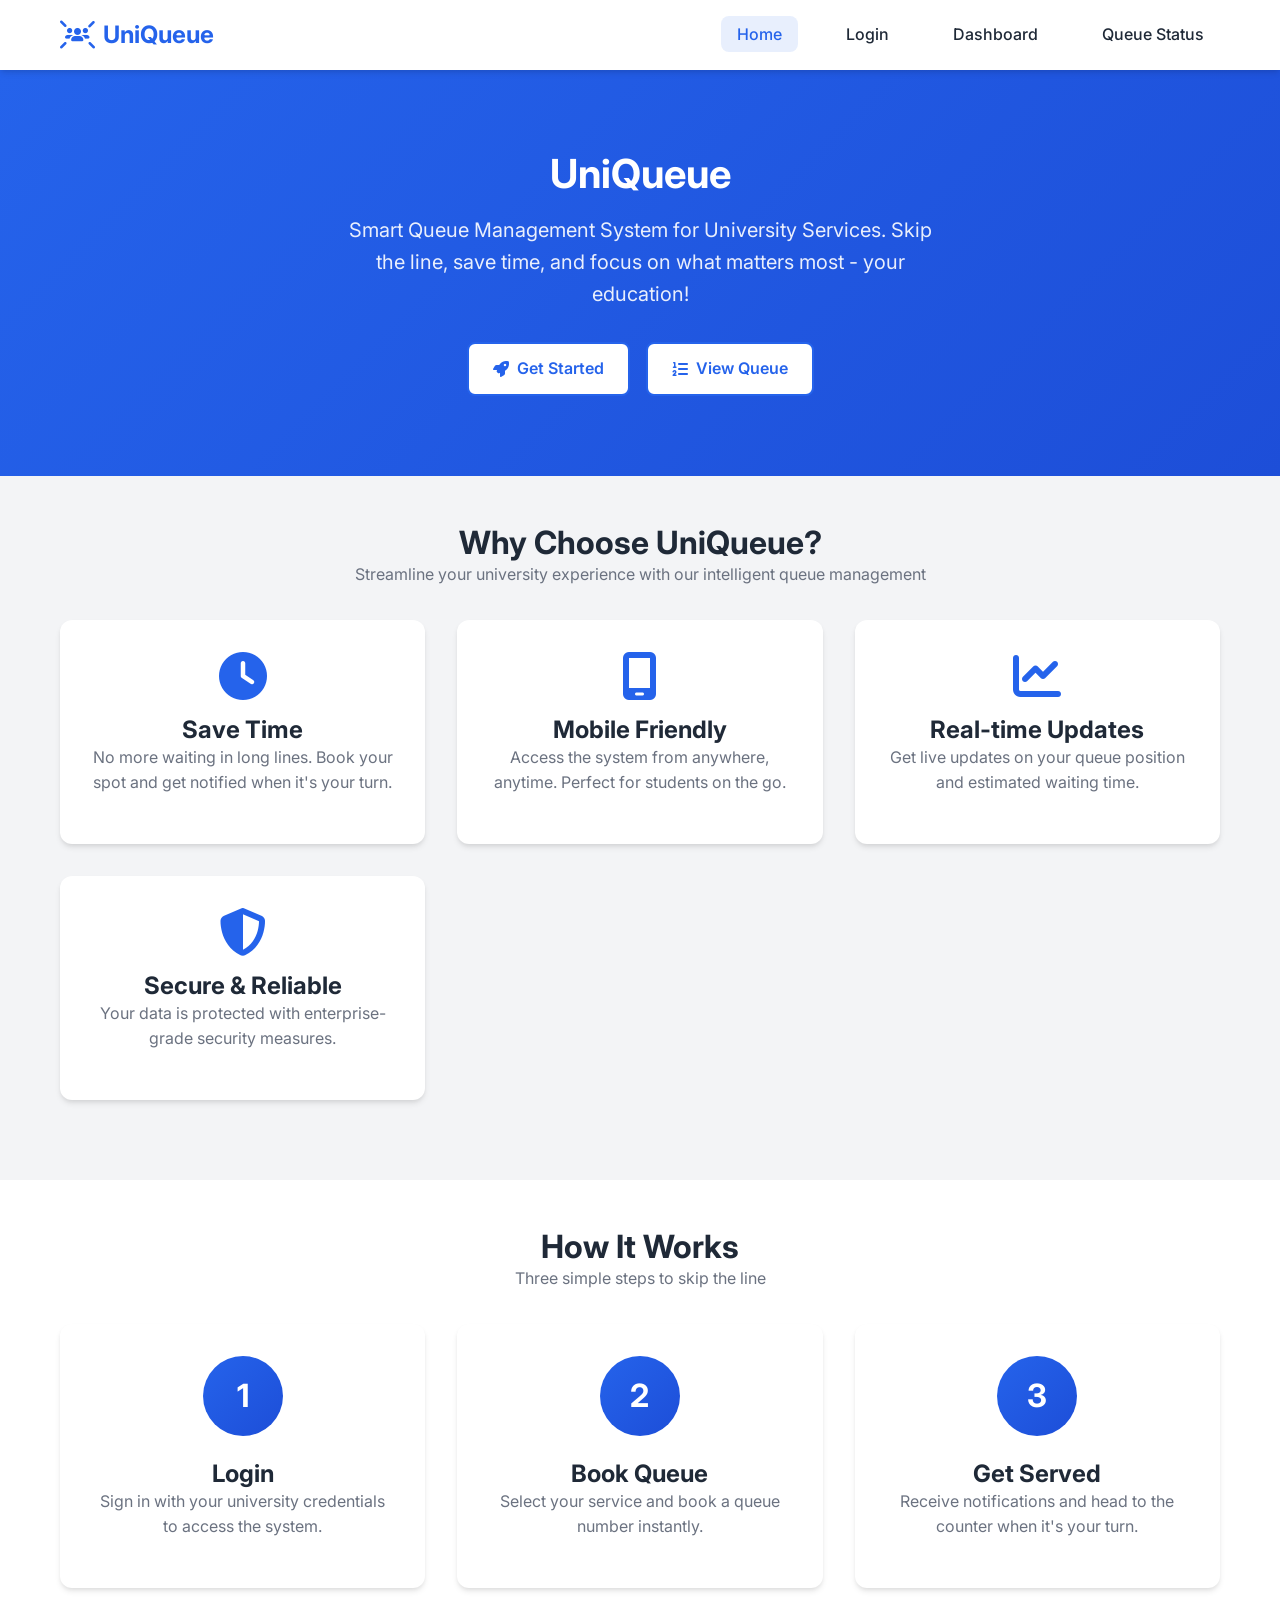
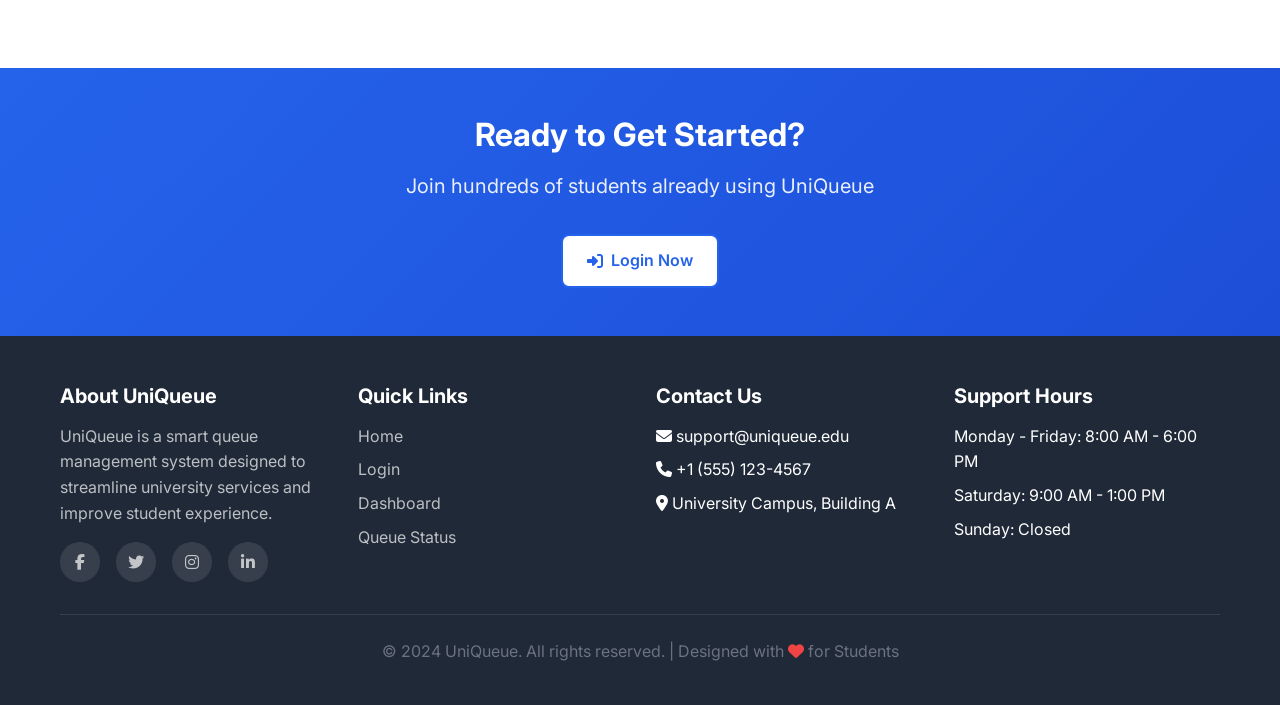
<file: index.html>
<!DOCTYPE html>
<html lang="en">
<head>
  <meta charset="UTF-8">
  <meta name="viewport" content="width=device-width, initial-scale=1.0">
  <title>UniQueue - Smart Queue Management System</title>
  
  <!-- Google Fonts -->
  <link rel="preconnect" href="https://fonts.googleapis.com">
  <link rel="preconnect" href="https://fonts.gstatic.com" crossorigin>
  <link href="https://fonts.googleapis.com/css2?family=Inter:wght@300;400;500;600;700;800&display=swap" rel="stylesheet">
  
  <!-- Font Awesome CDN -->
  <link rel="stylesheet" href="https://cdnjs.cloudflare.com/ajax/libs/font-awesome/6.4.0/css/all.min.css">
  
  <!-- Custom CSS -->
  <link rel="stylesheet" href="style.css">
</head>
<body>
  <!-- Navigation Bar -->
  <nav class="navbar">
    <div class="container">
      <a href="index.html" class="logo">
        <i class="fas fa-users-rays"></i>
        <span>UniQueue</span>
      </a>
      
      <ul class="nav-links">
        <li><a href="index.html" class="active">Home</a></li>
        <li><a href="login.html">Login</a></li>
        <li><a href="dashboard.html">Dashboard</a></li>
        <li><a href="queue-status.html">Queue Status</a></li>
      </ul>
      
      <div class="menu-toggle">
        <i class="fas fa-bars"></i>
      </div>
    </div>
  </nav>

  <!-- Hero Section -->
  <section class="hero">
    <div class="container">
      <h1>UniQueue</h1>
      <p>Smart Queue Management System for University Services. Skip the line, save time, and focus on what matters most - your education!</p>
      
      <div class="hero-buttons">
        <a href="login.html" class="btn btn-secondary">
          <i class="fas fa-rocket"></i>
          Get Started
        </a>
        <a href="queue-status.html" class="btn btn-secondary">
          <i class="fas fa-list-ol"></i>
          View Queue
        </a>
      </div>
    </div>
  </section>

  <!-- Features Section -->
  <section class="dashboard">
    <div class="container">
      <div class="text-center mb-4">
        <h2>Why Choose UniQueue?</h2>
        <p>Streamline your university experience with our intelligent queue management</p>
      </div>
      
      <div class="dashboard-grid">
        <!-- Feature 1 -->
        <div class="card stat-card">
          <i class="fas fa-clock fa-3x" style="color: var(--primary-blue); margin-bottom: 1rem;"></i>
          <h3>Save Time</h3>
          <p>No more waiting in long lines. Book your spot and get notified when it's your turn.</p>
        </div>
        
        <!-- Feature 2 -->
        <div class="card stat-card">
          <i class="fas fa-mobile-screen fa-3x" style="color: var(--primary-blue); margin-bottom: 1rem;"></i>
          <h3>Mobile Friendly</h3>
          <p>Access the system from anywhere, anytime. Perfect for students on the go.</p>
        </div>
        
        <!-- Feature 3 -->
        <div class="card stat-card">
          <i class="fas fa-chart-line fa-3x" style="color: var(--primary-blue); margin-bottom: 1rem;"></i>
          <h3>Real-time Updates</h3>
          <p>Get live updates on your queue position and estimated waiting time.</p>
        </div>
        
        <!-- Feature 4 -->
        <div class="card stat-card">
          <i class="fas fa-shield-halved fa-3x" style="color: var(--primary-blue); margin-bottom: 1rem;"></i>
          <h3>Secure & Reliable</h3>
          <p>Your data is protected with enterprise-grade security measures.</p>
        </div>
      </div>
    </div>
  </section>

  <!-- How It Works Section -->
  <section class="dashboard" style="background-color: var(--white);">
    <div class="container">
      <div class="text-center mb-4">
        <h2>How It Works</h2>
        <p>Three simple steps to skip the line</p>
      </div>
      
      <div class="dashboard-grid">
        <!-- Step 1 -->
        <div class="card text-center">
          <div style="width: 80px; height: 80px; background: linear-gradient(135deg, var(--primary-blue), var(--primary-blue-dark)); border-radius: 50%; display: flex; align-items: center; justify-content: center; margin: 0 auto 1.5rem; color: white; font-size: 2rem; font-weight: 700;">1</div>
          <h3>Login</h3>
          <p>Sign in with your university credentials to access the system.</p>
        </div>
        
        <!-- Step 2 -->
        <div class="card text-center">
          <div style="width: 80px; height: 80px; background: linear-gradient(135deg, var(--primary-blue), var(--primary-blue-dark)); border-radius: 50%; display: flex; align-items: center; justify-content: center; margin: 0 auto 1.5rem; color: white; font-size: 2rem; font-weight: 700;">2</div>
          <h3>Book Queue</h3>
          <p>Select your service and book a queue number instantly.</p>
        </div>
        
        <!-- Step 3 -->
        <div class="card text-center">
          <div style="width: 80px; height: 80px; background: linear-gradient(135deg, var(--primary-blue), var(--primary-blue-dark)); border-radius: 50%; display: flex; align-items: center; justify-content: center; margin: 0 auto 1.5rem; color: white; font-size: 2rem; font-weight: 700;">3</div>
          <h3>Get Served</h3>
          <p>Receive notifications and head to the counter when it's your turn.</p>
        </div>
      </div>
    </div>
  </section>

  <!-- CTA Section -->
  <section class="hero" style="padding: 3rem 0;">
    <div class="container">
      <h2 style="color: white; margin-bottom: 1rem;">Ready to Get Started?</h2>
      <p style="color: rgba(255, 255, 255, 0.9); margin-bottom: 2rem;">Join hundreds of students already using UniQueue</p>
      <a href="login.html" class="btn btn-secondary">
        <i class="fas fa-sign-in-alt"></i>
        Login Now
      </a>
    </div>
  </section>

  <!-- Footer -->
  <footer class="footer">
    <div class="container">
      <div class="footer-content">
        <div class="footer-section">
          <h4>About UniQueue</h4>
          <p>UniQueue is a smart queue management system designed to streamline university services and improve student experience.</p>
          <div class="social-links">
            <a href="#"><i class="fab fa-facebook-f"></i></a>
            <a href="#"><i class="fab fa-twitter"></i></a>
            <a href="#"><i class="fab fa-instagram"></i></a>
            <a href="#"><i class="fab fa-linkedin-in"></i></a>
          </div>
        </div>
        
        <div class="footer-section">
          <h4>Quick Links</h4>
          <ul class="footer-links">
            <li><a href="index.html">Home</a></li>
            <li><a href="login.html">Login</a></li>
            <li><a href="dashboard.html">Dashboard</a></li>
            <li><a href="queue-status.html">Queue Status</a></li>
          </ul>
        </div>
        
        <div class="footer-section">
          <h4>Contact Us</h4>
          <ul class="footer-links">
            <li><i class="fas fa-envelope"></i> support@uniqueue.edu</li>
            <li><i class="fas fa-phone"></i> +1 (555) 123-4567</li>
            <li><i class="fas fa-location-dot"></i> University Campus, Building A</li>
          </ul>
        </div>
        
        <div class="footer-section">
          <h4>Support Hours</h4>
          <ul class="footer-links">
            <li>Monday - Friday: 8:00 AM - 6:00 PM</li>
            <li>Saturday: 9:00 AM - 1:00 PM</li>
            <li>Sunday: Closed</li>
          </ul>
        </div>
      </div>
      
      <div class="footer-bottom">
        <p>&copy; 2024 UniQueue. All rights reserved. | Designed with <i class="fas fa-heart" style="color: var(--danger-red);"></i> for Students</p>
      </div>
    </div>
  </footer>

  <script>
    // Simple mobile menu toggle (pure CSS would require checkbox hack, but minimal JS for better UX)
    document.querySelector('.menu-toggle').addEventListener('click', function() {
      document.querySelector('.nav-links').classList.toggle('active');
    });
  </script>
</body>
</html>
</file>
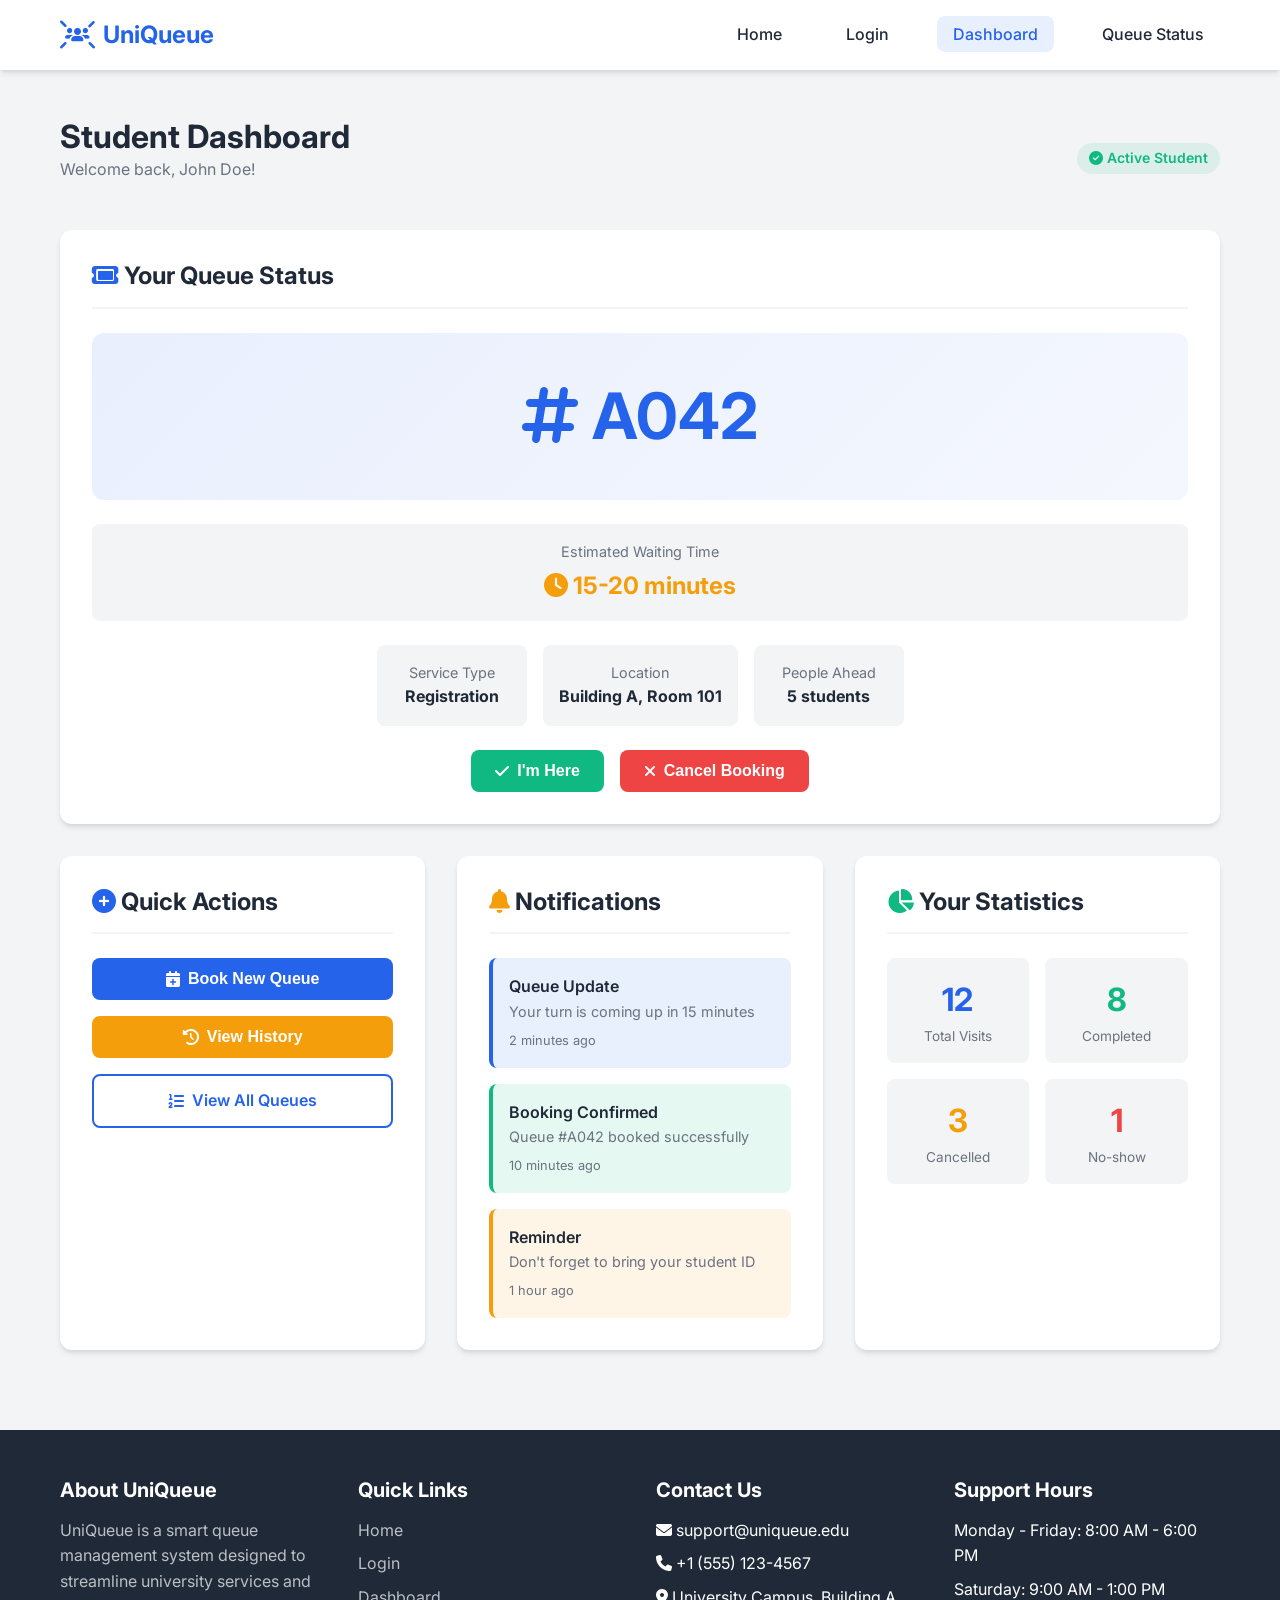
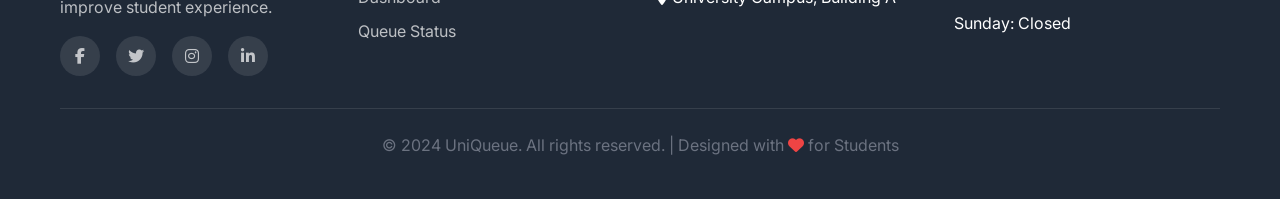
<file: dashboard.html>
<!DOCTYPE html>
<html lang="en">
<head>
  <meta charset="UTF-8">
  <meta name="viewport" content="width=device-width, initial-scale=1.0">
  <title>Dashboard - UniQueue</title>
  
  <!-- Google Fonts -->
  <link rel="preconnect" href="https://fonts.googleapis.com">
  <link rel="preconnect" href="https://fonts.gstatic.com" crossorigin>
  <link href="https://fonts.googleapis.com/css2?family=Inter:wght@300;400;500;600;700;800&display=swap" rel="stylesheet">
  
  <!-- Font Awesome CDN -->
  <link rel="stylesheet" href="https://cdnjs.cloudflare.com/ajax/libs/font-awesome/6.4.0/css/all.min.css">
  
  <!-- Custom CSS -->
  <link rel="stylesheet" href="style.css">
</head>
<body>
  <!-- Navigation Bar -->
  <nav class="navbar">
    <div class="container">
      <a href="index.html" class="logo">
        <i class="fas fa-users-rays"></i>
        <span>UniQueue</span>
      </a>
      
      <ul class="nav-links">
        <li><a href="index.html">Home</a></li>
        <li><a href="login.html">Login</a></li>
        <li><a href="dashboard.html" class="active">Dashboard</a></li>
        <li><a href="queue-status.html">Queue Status</a></li>
      </ul>
      
      <div class="menu-toggle">
        <i class="fas fa-bars"></i>
      </div>
    </div>
  </nav>

  <!-- Student Dashboard -->
  <section class="dashboard">
    <div class="container">
      <!-- Page Header -->
      <div style="display: flex; justify-content: space-between; align-items: center; margin-bottom: 2rem; flex-wrap: wrap; gap: 1rem;">
        <div>
          <h2>Student Dashboard</h2>
          <p>Welcome back, John Doe!</p>
        </div>
        <div>
          <span class="badge badge-success">
            <i class="fas fa-check-circle"></i> Active Student
          </span>
        </div>
      </div>
      
      <!-- Queue Info Card -->
      <div class="card queue-info-card mb-4">
        <div class="card-header">
          <h3 class="card-title">
            <i class="fas fa-ticket" style="color: var(--primary-blue);"></i>
            Your Queue Status
          </h3>
        </div>
        <div class="card-body">
          <div class="queue-number-display">
            <i class="fas fa-hashtag"></i> A042
          </div>
          
          <div class="waiting-time">
            <div class="waiting-time-label">Estimated Waiting Time</div>
            <div class="waiting-time-value">
              <i class="fas fa-clock"></i> 15-20 minutes
            </div>
          </div>
          
          <div style="display: flex; justify-content: center; gap: 1rem; margin-bottom: 1.5rem; flex-wrap: wrap;">
            <div style="text-align: center; padding: 1rem; background-color: var(--light-gray); border-radius: var(--border-radius); min-width: 150px;">
              <div style="font-size: 0.9rem; color: var(--text-light);">Service Type</div>
              <div style="font-weight: 700; color: var(--text-dark);">Registration</div>
            </div>
            <div style="text-align: center; padding: 1rem; background-color: var(--light-gray); border-radius: var(--border-radius); min-width: 150px;">
              <div style="font-size: 0.9rem; color: var(--text-light);">Location</div>
              <div style="font-weight: 700; color: var(--text-dark);">Building A, Room 101</div>
            </div>
            <div style="text-align: center; padding: 1rem; background-color: var(--light-gray); border-radius: var(--border-radius); min-width: 150px;">
              <div style="font-size: 0.9rem; color: var(--text-light);">People Ahead</div>
              <div style="font-weight: 700; color: var(--text-dark);">5 students</div>
            </div>
          </div>
          
          <div class="dashboard-actions" style="justify-content: center;">
            <button class="btn btn-success">
              <i class="fas fa-check"></i>
              I'm Here
            </button>
            <button class="btn btn-danger">
              <i class="fas fa-times"></i>
              Cancel Booking
            </button>
          </div>
        </div>
      </div>
      
      <!-- Quick Actions -->
      <div class="dashboard-grid">
        <div class="card">
          <div class="card-header">
            <h3 class="card-title">
              <i class="fas fa-plus-circle" style="color: var(--primary-blue);"></i>
              Quick Actions
            </h3>
          </div>
          <div class="card-body">
            <div style="display: flex; flex-direction: column; gap: 1rem;">
              <button class="btn btn-primary btn-block">
                <i class="fas fa-calendar-plus"></i>
                Book New Queue
              </button>
              <button class="btn btn-warning btn-block">
                <i class="fas fa-history"></i>
                View History
              </button>
              <a href="queue-status.html" class="btn btn-secondary btn-block">
                <i class="fas fa-list-ol"></i>
                View All Queues
              </a>
            </div>
          </div>
        </div>
        
        <div class="card">
          <div class="card-header">
            <h3 class="card-title">
              <i class="fas fa-bell" style="color: var(--warning-yellow);"></i>
              Notifications
            </h3>
          </div>
          <div class="card-body">
            <div style="display: flex; flex-direction: column; gap: 1rem;">
              <div style="padding: 1rem; background-color: rgba(37, 99, 235, 0.1); border-radius: var(--border-radius); border-left: 4px solid var(--primary-blue);">
                <div style="font-weight: 600; color: var(--text-dark);">Queue Update</div>
                <div style="font-size: 0.9rem; color: var(--text-light);">Your turn is coming up in 15 minutes</div>
                <div style="font-size: 0.8rem; color: var(--secondary-gray); margin-top: 0.5rem;">2 minutes ago</div>
              </div>
              
              <div style="padding: 1rem; background-color: rgba(16, 185, 129, 0.1); border-radius: var(--border-radius); border-left: 4px solid var(--success-green);">
                <div style="font-weight: 600; color: var(--text-dark);">Booking Confirmed</div>
                <div style="font-size: 0.9rem; color: var(--text-light);">Queue #A042 booked successfully</div>
                <div style="font-size: 0.8rem; color: var(--secondary-gray); margin-top: 0.5rem;">10 minutes ago</div>
              </div>
              
              <div style="padding: 1rem; background-color: rgba(245, 158, 11, 0.1); border-radius: var(--border-radius); border-left: 4px solid var(--warning-yellow);">
                <div style="font-weight: 600; color: var(--text-dark);">Reminder</div>
                <div style="font-size: 0.9rem; color: var(--text-light);">Don't forget to bring your student ID</div>
                <div style="font-size: 0.8rem; color: var(--secondary-gray); margin-top: 0.5rem;">1 hour ago</div>
              </div>
            </div>
          </div>
        </div>
        
        <div class="card">
          <div class="card-header">
            <h3 class="card-title">
              <i class="fas fa-chart-pie" style="color: var(--success-green);"></i>
              Your Statistics
            </h3>
          </div>
          <div class="card-body">
            <div style="display: grid; grid-template-columns: repeat(2, 1fr); gap: 1rem;">
              <div style="text-align: center; padding: 1rem; background-color: var(--light-gray); border-radius: var(--border-radius);">
                <div style="font-size: 2rem; font-weight: 700; color: var(--primary-blue);">12</div>
                <div style="font-size: 0.85rem; color: var(--text-light);">Total Visits</div>
              </div>
              <div style="text-align: center; padding: 1rem; background-color: var(--light-gray); border-radius: var(--border-radius);">
                <div style="font-size: 2rem; font-weight: 700; color: var(--success-green);">8</div>
                <div style="font-size: 0.85rem; color: var(--text-light);">Completed</div>
              </div>
              <div style="text-align: center; padding: 1rem; background-color: var(--light-gray); border-radius: var(--border-radius);">
                <div style="font-size: 2rem; font-weight: 700; color: var(--warning-yellow);">3</div>
                <div style="font-size: 0.85rem; color: var(--text-light);">Cancelled</div>
              </div>
              <div style="text-align: center; padding: 1rem; background-color: var(--light-gray); border-radius: var(--border-radius);">
                <div style="font-size: 2rem; font-weight: 700; color: var(--danger-red);">1</div>
                <div style="font-size: 0.85rem; color: var(--text-light);">No-show</div>
              </div>
            </div>
          </div>
        </div>
      </div>
    </div>
  </section>

  <!-- Footer -->
  <footer class="footer">
    <div class="container">
      <div class="footer-content">
        <div class="footer-section">
          <h4>About UniQueue</h4>
          <p>UniQueue is a smart queue management system designed to streamline university services and improve student experience.</p>
          <div class="social-links">
            <a href="#"><i class="fab fa-facebook-f"></i></a>
            <a href="#"><i class="fab fa-twitter"></i></a>
            <a href="#"><i class="fab fa-instagram"></i></a>
            <a href="#"><i class="fab fa-linkedin-in"></i></a>
          </div>
        </div>
        
        <div class="footer-section">
          <h4>Quick Links</h4>
          <ul class="footer-links">
            <li><a href="index.html">Home</a></li>
            <li><a href="login.html">Login</a></li>
            <li><a href="dashboard.html">Dashboard</a></li>
            <li><a href="queue-status.html">Queue Status</a></li>
          </ul>
        </div>
        
        <div class="footer-section">
          <h4>Contact Us</h4>
          <ul class="footer-links">
            <li><i class="fas fa-envelope"></i> support@uniqueue.edu</li>
            <li><i class="fas fa-phone"></i> +1 (555) 123-4567</li>
            <li><i class="fas fa-location-dot"></i> University Campus, Building A</li>
          </ul>
        </div>
        
        <div class="footer-section">
          <h4>Support Hours</h4>
          <ul class="footer-links">
            <li>Monday - Friday: 8:00 AM - 6:00 PM</li>
            <li>Saturday: 9:00 AM - 1:00 PM</li>
            <li>Sunday: Closed</li>
          </ul>
        </div>
      </div>
      
      <div class="footer-bottom">
        <p>&copy; 2024 UniQueue. All rights reserved. | Designed with <i class="fas fa-heart" style="color: var(--danger-red);"></i> for Students</p>
      </div>
    </div>
  </footer>

  <script>
    // Simple mobile menu toggle
    document.querySelector('.menu-toggle').addEventListener('click', function() {
      document.querySelector('.nav-links').classList.toggle('active');
    });
  </script>
</body>
</html>
</file>
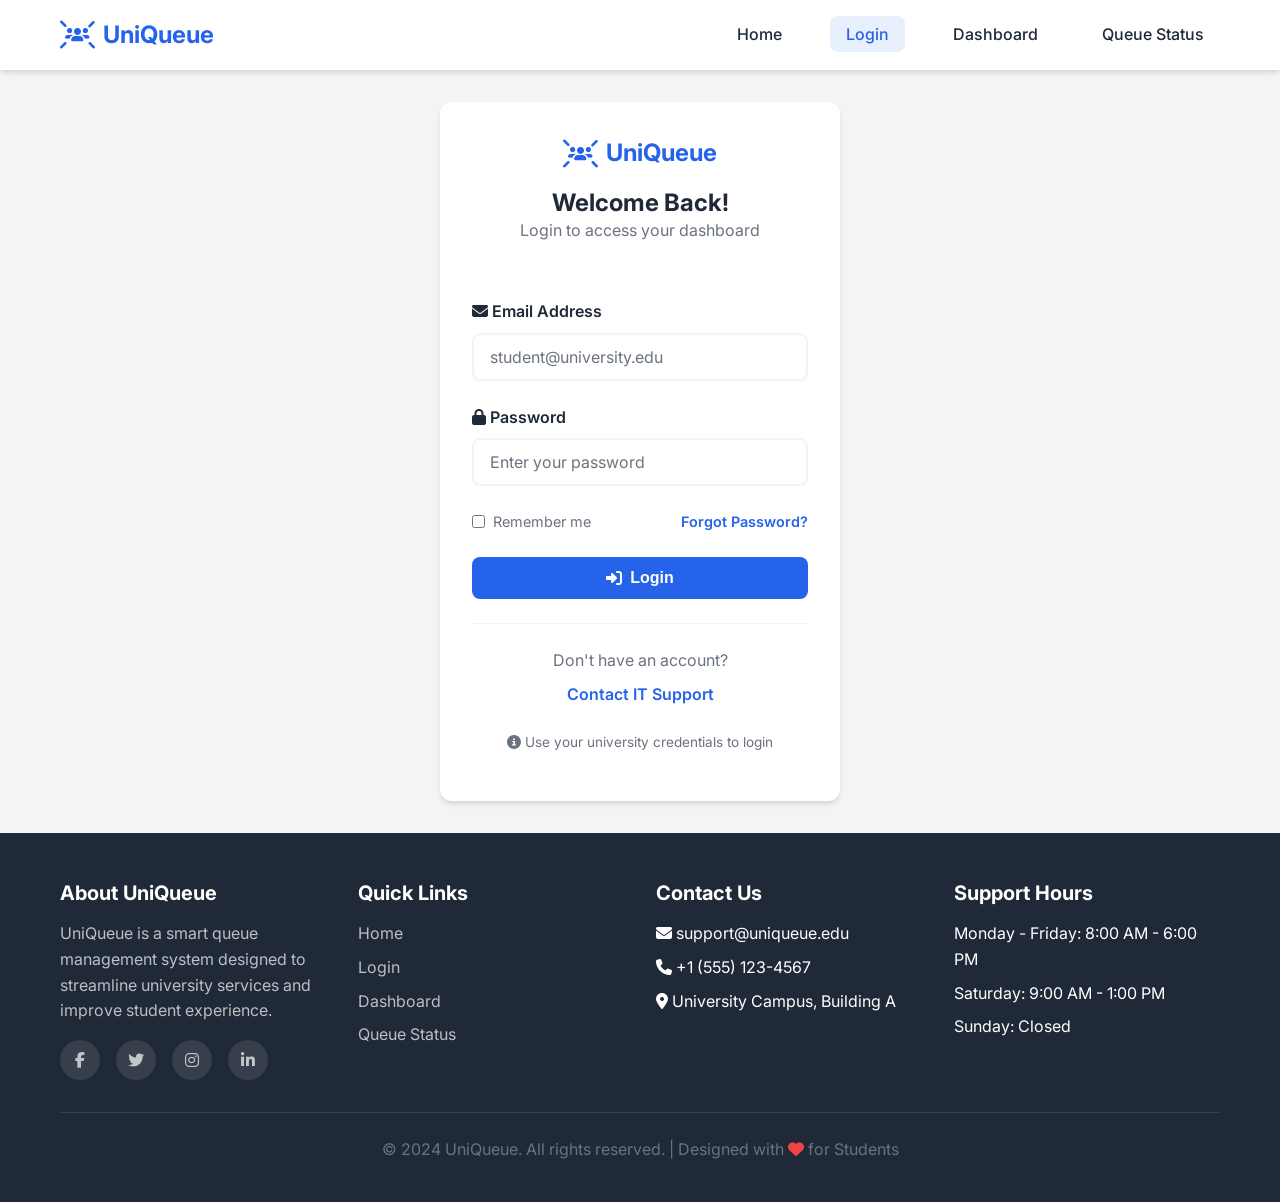
<file: login.html>
<!DOCTYPE html>
<html lang="en">
<head>
  <meta charset="UTF-8">
  <meta name="viewport" content="width=device-width, initial-scale=1.0">
  <title>Login - UniQueue</title>
  
  <!-- Google Fonts -->
  <link rel="preconnect" href="https://fonts.googleapis.com">
  <link rel="preconnect" href="https://fonts.gstatic.com" crossorigin>
  <link href="https://fonts.googleapis.com/css2?family=Inter:wght@300;400;500;600;700;800&display=swap" rel="stylesheet">
  
  <!-- Font Awesome CDN -->
  <link rel="stylesheet" href="https://cdnjs.cloudflare.com/ajax/libs/font-awesome/6.4.0/css/all.min.css">
  
  <!-- Custom CSS -->
  <link rel="stylesheet" href="style.css">
</head>
<body>
  <!-- Navigation Bar -->
  <nav class="navbar">
    <div class="container">
      <a href="index.html" class="logo">
        <i class="fas fa-users-rays"></i>
        <span>UniQueue</span>
      </a>
      
      <ul class="nav-links">
        <li><a href="index.html">Home</a></li>
        <li><a href="login.html" class="active">Login</a></li>
        <li><a href="dashboard.html">Dashboard</a></li>
        <li><a href="queue-status.html">Queue Status</a></li>
      </ul>
      
      <div class="menu-toggle">
        <i class="fas fa-bars"></i>
      </div>
    </div>
  </nav>

  <!-- Login Container -->
  <div class="login-container">
    <div class="card login-card">
      <div class="card-header">
        <div class="logo">
          <i class="fas fa-users-rays"></i>
          <span>UniQueue</span>
        </div>
        <h3>Welcome Back!</h3>
        <p>Login to access your dashboard</p>
      </div>
      
      <div class="card-body">
        <form action="dashboard.html" method="GET">
          <div class="form-group">
            <label for="email" class="form-label">
              <i class="fas fa-envelope"></i> Email Address
            </label>
            <input 
              type="email" 
              id="email" 
              class="form-input" 
              placeholder="student@university.edu"
              required
            >
          </div>
          
          <div class="form-group">
            <label for="password" class="form-label">
              <i class="fas fa-lock"></i> Password
            </label>
            <input 
              type="password" 
              id="password" 
              class="form-input" 
              placeholder="Enter your password"
              required
            >
          </div>
          
          <div class="form-group" style="display: flex; justify-content: space-between; align-items: center;">
            <label style="display: flex; align-items: center; gap: 0.5rem; cursor: pointer;">
              <input type="checkbox" style="width: auto;">
              <span style="font-size: 0.9rem; color: var(--text-light);">Remember me</span>
            </label>
            <a href="#" style="color: var(--primary-blue); font-size: 0.9rem; font-weight: 600;">Forgot Password?</a>
          </div>
          
          <button type="submit" class="btn btn-primary btn-block">
            <i class="fas fa-sign-in-alt"></i>
            Login
          </button>
        </form>
        
        <div style="text-align: center; margin-top: 1.5rem; padding-top: 1.5rem; border-top: 1px solid var(--light-gray);">
          <p style="margin-bottom: 0.5rem;">Don't have an account?</p>
          <a href="#" style="color: var(--primary-blue); font-weight: 600;">Contact IT Support</a>
        </div>
        
        <div style="text-align: center; margin-top: 1.5rem;">
          <p style="font-size: 0.85rem; color: var(--secondary-gray);">
            <i class="fas fa-info-circle"></i> Use your university credentials to login
          </p>
        </div>
      </div>
    </div>
  </div>

  <!-- Footer -->
  <footer class="footer">
    <div class="container">
      <div class="footer-content">
        <div class="footer-section">
          <h4>About UniQueue</h4>
          <p>UniQueue is a smart queue management system designed to streamline university services and improve student experience.</p>
          <div class="social-links">
            <a href="#"><i class="fab fa-facebook-f"></i></a>
            <a href="#"><i class="fab fa-twitter"></i></a>
            <a href="#"><i class="fab fa-instagram"></i></a>
            <a href="#"><i class="fab fa-linkedin-in"></i></a>
          </div>
        </div>
        
        <div class="footer-section">
          <h4>Quick Links</h4>
          <ul class="footer-links">
            <li><a href="index.html">Home</a></li>
            <li><a href="login.html">Login</a></li>
            <li><a href="dashboard.html">Dashboard</a></li>
            <li><a href="queue-status.html">Queue Status</a></li>
          </ul>
        </div>
        
        <div class="footer-section">
          <h4>Contact Us</h4>
          <ul class="footer-links">
            <li><i class="fas fa-envelope"></i> support@uniqueue.edu</li>
            <li><i class="fas fa-phone"></i> +1 (555) 123-4567</li>
            <li><i class="fas fa-location-dot"></i> University Campus, Building A</li>
          </ul>
        </div>
        
        <div class="footer-section">
          <h4>Support Hours</h4>
          <ul class="footer-links">
            <li>Monday - Friday: 8:00 AM - 6:00 PM</li>
            <li>Saturday: 9:00 AM - 1:00 PM</li>
            <li>Sunday: Closed</li>
          </ul>
        </div>
      </div>
      
      <div class="footer-bottom">
        <p>&copy; 2024 UniQueue. All rights reserved. | Designed with <i class="fas fa-heart" style="color: var(--danger-red);"></i> for Students</p>
      </div>
    </div>
  </footer>

  <script>
    // Simple mobile menu toggle
    document.querySelector('.menu-toggle').addEventListener('click', function() {
      document.querySelector('.nav-links').classList.toggle('active');
    });
  </script>
</body>
</html>
</file>
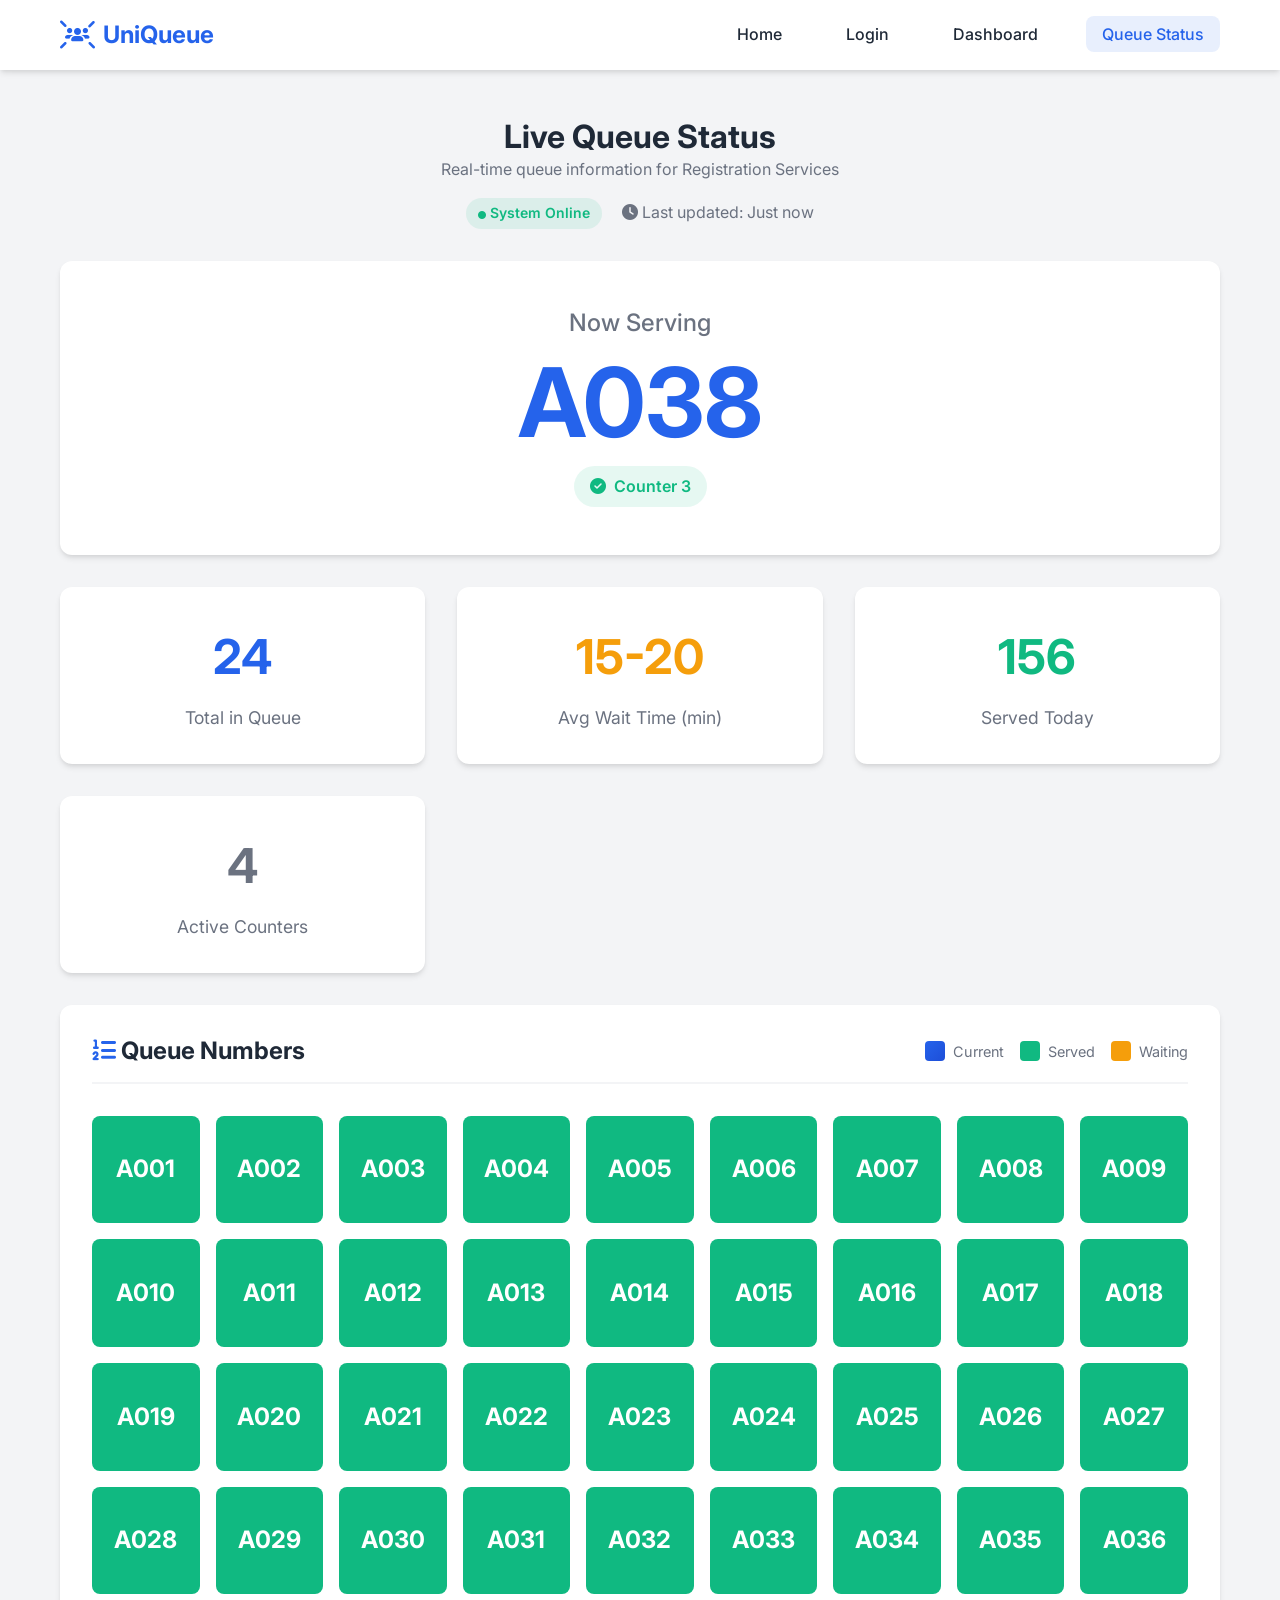
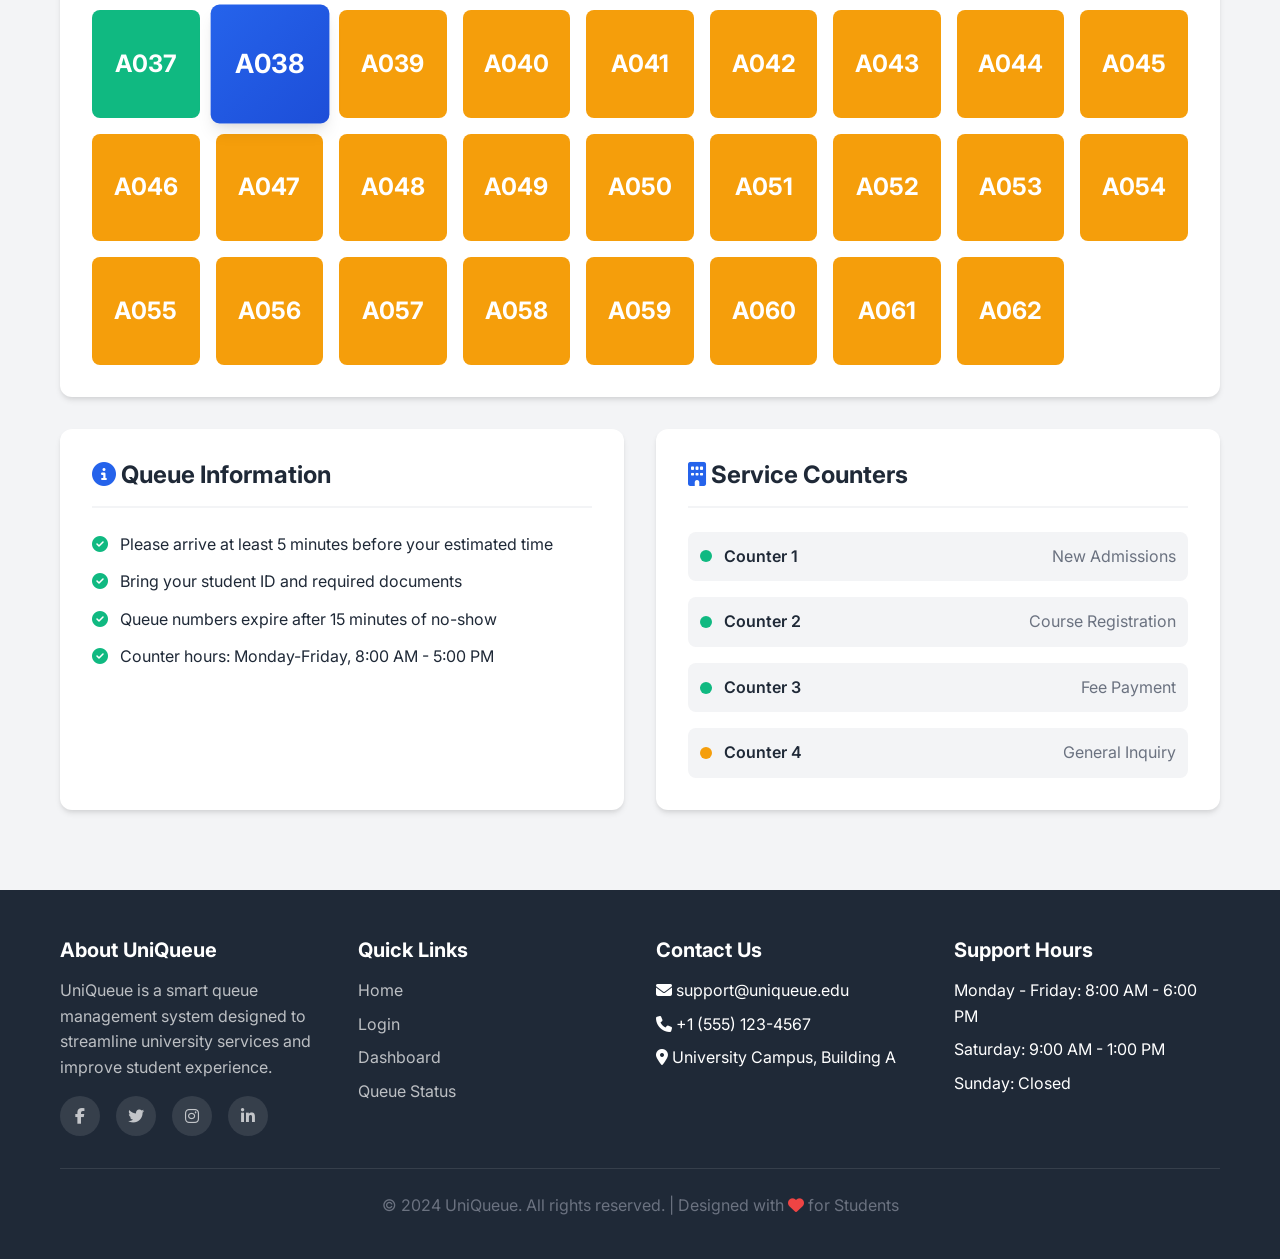
<file: queue-status.html>
<!DOCTYPE html>
<html lang="en">
<head>
  <meta charset="UTF-8">
  <meta name="viewport" content="width=device-width, initial-scale=1.0">
  <title>Queue Status - UniQueue</title>
  
  <!-- Google Fonts -->
  <link rel="preconnect" href="https://fonts.googleapis.com">
  <link rel="preconnect" href="https://fonts.gstatic.com" crossorigin>
  <link href="https://fonts.googleapis.com/css2?family=Inter:wght@300;400;500;600;700;800&display=swap" rel="stylesheet">
  
  <!-- Font Awesome CDN -->
  <link rel="stylesheet" href="https://cdnjs.cloudflare.com/ajax/libs/font-awesome/6.4.0/css/all.min.css">
  
  <!-- Custom CSS -->
  <link rel="stylesheet" href="style.css">
</head>
<body>
  <!-- Navigation Bar -->
  <nav class="navbar">
    <div class="container">
      <a href="index.html" class="logo">
        <i class="fas fa-users-rays"></i>
        <span>UniQueue</span>
      </a>
      
      <ul class="nav-links">
        <li><a href="index.html">Home</a></li>
        <li><a href="login.html">Login</a></li>
        <li><a href="dashboard.html">Dashboard</a></li>
        <li><a href="queue-status.html" class="active">Queue Status</a></li>
      </ul>
      
      <div class="menu-toggle">
        <i class="fas fa-bars"></i>
      </div>
    </div>
  </nav>

  <!-- Queue Status Page -->
  <section class="queue-status">
    <div class="container">
      <!-- Page Header -->
      <div class="text-center mb-4">
        <h2>Live Queue Status</h2>
        <p>Real-time queue information for Registration Services</p>
        <div style="margin-top: 1rem;">
          <span class="badge badge-success">
            <i class="fas fa-circle" style="font-size: 0.5rem;"></i> System Online
          </span>
          <span style="margin-left: 1rem; color: var(--text-light);">
            <i class="fas fa-clock"></i> Last updated: Just now
          </span>
        </div>
      </div>
      
      <!-- Current Serving Display -->
      <div class="card mb-4" style="text-align: center; padding: 3rem 2rem;">
        <div style="margin-bottom: 1rem;">
          <h3 style="color: var(--text-light); font-weight: 500;">Now Serving</h3>
        </div>
        <div style="font-size: 6rem; font-weight: 700; color: var(--primary-blue); line-height: 1; margin-bottom: 1rem; animation: pulse 2s infinite;">
          A038
        </div>
        <div style="display: inline-flex; align-items: center; gap: 0.5rem; padding: 0.5rem 1rem; background-color: rgba(16, 185, 129, 0.1); border-radius: 9999px; color: var(--success-green); font-weight: 600;">
          <i class="fas fa-check-circle"></i>
          Counter 3
        </div>
      </div>
      
      <!-- Stats Overview -->
      <div class="dashboard-grid mb-4">
        <div class="card stat-card">
          <div class="stat-number">24</div>
          <div class="stat-label">Total in Queue</div>
        </div>
        
        <div class="card stat-card">
          <div class="stat-number" style="color: var(--warning-yellow);">15-20</div>
          <div class="stat-label">Avg Wait Time (min)</div>
        </div>
        
        <div class="card stat-card">
          <div class="stat-number" style="color: var(--success-green);">156</div>
          <div class="stat-label">Served Today</div>
        </div>
        
        <div class="card stat-card">
          <div class="stat-number" style="color: var(--secondary-gray);">4</div>
          <div class="stat-label">Active Counters</div>
        </div>
      </div>
      
      <!-- Queue List -->
      <div class="queue-list-container">
        <div class="card-header" style="border-bottom: 2px solid var(--light-gray); padding-bottom: 1rem; margin-bottom: 0;">
          <div style="display: flex; justify-content: space-between; align-items: center; flex-wrap: wrap; gap: 1rem;">
            <h3 class="card-title" style="margin: 0;">
              <i class="fas fa-list-ol" style="color: var(--primary-blue);"></i>
              Queue Numbers
            </h3>
            <div style="display: flex; gap: 1rem; flex-wrap: wrap;">
              <div style="display: flex; align-items: center; gap: 0.5rem;">
                <div style="width: 20px; height: 20px; background: linear-gradient(135deg, var(--primary-blue), var(--primary-blue-dark)); border-radius: 4px;"></div>
                <span style="font-size: 0.9rem; color: var(--text-light);">Current</span>
              </div>
              <div style="display: flex; align-items: center; gap: 0.5rem;">
                <div style="width: 20px; height: 20px; background-color: var(--success-green); border-radius: 4px;"></div>
                <span style="font-size: 0.9rem; color: var(--text-light);">Served</span>
              </div>
              <div style="display: flex; align-items: center; gap: 0.5rem;">
                <div style="width: 20px; height: 20px; background-color: var(--warning-yellow); border-radius: 4px;"></div>
                <span style="font-size: 0.9rem; color: var(--text-light);">Waiting</span>
              </div>
            </div>
          </div>
        </div>
        
        <div class="queue-list">
          <!-- Served numbers -->
          <div class="queue-item served">A001</div>
          <div class="queue-item served">A002</div>
          <div class="queue-item served">A003</div>
          <div class="queue-item served">A004</div>
          <div class="queue-item served">A005</div>
          <div class="queue-item served">A006</div>
          <div class="queue-item served">A007</div>
          <div class="queue-item served">A008</div>
          <div class="queue-item served">A009</div>
          <div class="queue-item served">A010</div>
          <div class="queue-item served">A011</div>
          <div class="queue-item served">A012</div>
          <div class="queue-item served">A013</div>
          <div class="queue-item served">A014</div>
          <div class="queue-item served">A015</div>
          <div class="queue-item served">A016</div>
          <div class="queue-item served">A017</div>
          <div class="queue-item served">A018</div>
          <div class="queue-item served">A019</div>
          <div class="queue-item served">A020</div>
          <div class="queue-item served">A021</div>
          <div class="queue-item served">A022</div>
          <div class="queue-item served">A023</div>
          <div class="queue-item served">A024</div>
          <div class="queue-item served">A025</div>
          <div class="queue-item served">A026</div>
          <div class="queue-item served">A027</div>
          <div class="queue-item served">A028</div>
          <div class="queue-item served">A029</div>
          <div class="queue-item served">A030</div>
          <div class="queue-item served">A031</div>
          <div class="queue-item served">A032</div>
          <div class="queue-item served">A033</div>
          <div class="queue-item served">A034</div>
          <div class="queue-item served">A035</div>
          <div class="queue-item served">A036</div>
          <div class="queue-item served">A037</div>
          
          <!-- Current serving -->
          <div class="queue-item current">A038</div>
          
          <!-- Waiting/Pending numbers -->
          <div class="queue-item pending">A039</div>
          <div class="queue-item pending">A040</div>
          <div class="queue-item pending">A041</div>
          <div class="queue-item pending">A042</div>
          <div class="queue-item pending">A043</div>
          <div class="queue-item pending">A044</div>
          <div class="queue-item pending">A045</div>
          <div class="queue-item pending">A046</div>
          <div class="queue-item pending">A047</div>
          <div class="queue-item pending">A048</div>
          <div class="queue-item pending">A049</div>
          <div class="queue-item pending">A050</div>
          <div class="queue-item pending">A051</div>
          <div class="queue-item pending">A052</div>
          <div class="queue-item pending">A053</div>
          <div class="queue-item pending">A054</div>
          <div class="queue-item pending">A055</div>
          <div class="queue-item pending">A056</div>
          <div class="queue-item pending">A057</div>
          <div class="queue-item pending">A058</div>
          <div class="queue-item pending">A059</div>
          <div class="queue-item pending">A060</div>
          <div class="queue-item pending">A061</div>
          <div class="queue-item pending">A062</div>
        </div>
      </div>
      
      <!-- Additional Info -->
      <div class="dashboard-grid mt-4">
        <div class="card">
          <div class="card-header">
            <h3 class="card-title">
              <i class="fas fa-info-circle" style="color: var(--primary-blue);"></i>
              Queue Information
            </h3>
          </div>
          <div class="card-body">
            <ul style="list-style: none; display: flex; flex-direction: column; gap: 0.75rem;">
              <li style="display: flex; align-items: flex-start; gap: 0.75rem;">
                <i class="fas fa-circle-check" style="color: var(--success-green); margin-top: 0.25rem;"></i>
                <span>Please arrive at least 5 minutes before your estimated time</span>
              </li>
              <li style="display: flex; align-items: flex-start; gap: 0.75rem;">
                <i class="fas fa-circle-check" style="color: var(--success-green); margin-top: 0.25rem;"></i>
                <span>Bring your student ID and required documents</span>
              </li>
              <li style="display: flex; align-items: flex-start; gap: 0.75rem;">
                <i class="fas fa-circle-check" style="color: var(--success-green); margin-top: 0.25rem;"></i>
                <span>Queue numbers expire after 15 minutes of no-show</span>
              </li>
              <li style="display: flex; align-items: flex-start; gap: 0.75rem;">
                <i class="fas fa-circle-check" style="color: var(--success-green); margin-top: 0.25rem;"></i>
                <span>Counter hours: Monday-Friday, 8:00 AM - 5:00 PM</span>
              </li>
            </ul>
          </div>
        </div>
        
        <div class="card">
          <div class="card-header">
            <h3 class="card-title">
              <i class="fas fa-building" style="color: var(--primary-blue);"></i>
              Service Counters
            </h3>
          </div>
          <div class="card-body">
            <div style="display: flex; flex-direction: column; gap: 1rem;">
              <div style="display: flex; justify-content: space-between; align-items: center; padding: 0.75rem; background-color: var(--light-gray); border-radius: var(--border-radius);">
                <div style="display: flex; align-items: center; gap: 0.75rem;">
                  <div style="width: 12px; height: 12px; background-color: var(--success-green); border-radius: 50%;"></div>
                  <span style="font-weight: 600;">Counter 1</span>
                </div>
                <span style="color: var(--text-light);">New Admissions</span>
              </div>
              
              <div style="display: flex; justify-content: space-between; align-items: center; padding: 0.75rem; background-color: var(--light-gray); border-radius: var(--border-radius);">
                <div style="display: flex; align-items: center; gap: 0.75rem;">
                  <div style="width: 12px; height: 12px; background-color: var(--success-green); border-radius: 50%;"></div>
                  <span style="font-weight: 600;">Counter 2</span>
                </div>
                <span style="color: var(--text-light);">Course Registration</span>
              </div>
              
              <div style="display: flex; justify-content: space-between; align-items: center; padding: 0.75rem; background-color: var(--light-gray); border-radius: var(--border-radius);">
                <div style="display: flex; align-items: center; gap: 0.75rem;">
                  <div style="width: 12px; height: 12px; background-color: var(--success-green); border-radius: 50%;"></div>
                  <span style="font-weight: 600;">Counter 3</span>
                </div>
                <span style="color: var(--text-light);">Fee Payment</span>
              </div>
              
              <div style="display: flex; justify-content: space-between; align-items: center; padding: 0.75rem; background-color: var(--light-gray); border-radius: var(--border-radius);">
                <div style="display: flex; align-items: center; gap: 0.75rem;">
                  <div style="width: 12px; height: 12px; background-color: var(--warning-yellow); border-radius: 50%;"></div>
                  <span style="font-weight: 600;">Counter 4</span>
                </div>
                <span style="color: var(--text-light);">General Inquiry</span>
              </div>
            </div>
          </div>
        </div>
      </div>
    </div>
  </section>

  <!-- Footer -->
  <footer class="footer">
    <div class="container">
      <div class="footer-content">
        <div class="footer-section">
          <h4>About UniQueue</h4>
          <p>UniQueue is a smart queue management system designed to streamline university services and improve student experience.</p>
          <div class="social-links">
            <a href="#"><i class="fab fa-facebook-f"></i></a>
            <a href="#"><i class="fab fa-twitter"></i></a>
            <a href="#"><i class="fab fa-instagram"></i></a>
            <a href="#"><i class="fab fa-linkedin-in"></i></a>
          </div>
        </div>
        
        <div class="footer-section">
          <h4>Quick Links</h4>
          <ul class="footer-links">
            <li><a href="index.html">Home</a></li>
            <li><a href="login.html">Login</a></li>
            <li><a href="dashboard.html">Dashboard</a></li>
            <li><a href="queue-status.html">Queue Status</a></li>
          </ul>
        </div>
        
        <div class="footer-section">
          <h4>Contact Us</h4>
          <ul class="footer-links">
            <li><i class="fas fa-envelope"></i> support@uniqueue.edu</li>
            <li><i class="fas fa-phone"></i> +1 (555) 123-4567</li>
            <li><i class="fas fa-location-dot"></i> University Campus, Building A</li>
          </ul>
        </div>
        
        <div class="footer-section">
          <h4>Support Hours</h4>
          <ul class="footer-links">
            <li>Monday - Friday: 8:00 AM - 6:00 PM</li>
            <li>Saturday: 9:00 AM - 1:00 PM</li>
            <li>Sunday: Closed</li>
          </ul>
        </div>
      </div>
      
      <div class="footer-bottom">
        <p>&copy; 2024 UniQueue. All rights reserved. | Designed with <i class="fas fa-heart" style="color: var(--danger-red);"></i> for Students</p>
      </div>
    </div>
  </footer>

  <script>
    // Simple mobile menu toggle
    document.querySelector('.menu-toggle').addEventListener('click', function() {
      document.querySelector('.nav-links').classList.toggle('active');
    });
  </script>
</body>
</html>
</file>
<file: style.css>
/* ========================================
   UniQueue - Smart Queue Management System
   Main Stylesheet
   ======================================== */

/* CSS Variables for consistent theming */
:root {
  --primary-blue: #2563eb;
  --primary-blue-dark: #1d4ed8;
  --primary-blue-light: #3b82f6;
  --secondary-gray: #6b7280;
  --light-gray: #f3f4f6;
  --white: #ffffff;
  --text-dark: #1f2937;
  --text-light: #6b7280;
  --success-green: #10b981;
  --warning-yellow: #f59e0b;
  --danger-red: #ef4444;
  --shadow-sm: 0 1px 2px 0 rgba(0, 0, 0, 0.05);
  --shadow-md: 0 4px 6px -1px rgba(0, 0, 0, 0.1), 0 2px 4px -1px rgba(0, 0, 0, 0.06);
  --shadow-lg: 0 10px 15px -3px rgba(0, 0, 0, 0.1), 0 4px 6px -2px rgba(0, 0, 0, 0.05);
  --shadow-xl: 0 20px 25px -5px rgba(0, 0, 0, 0.1), 0 10px 10px -5px rgba(0, 0, 0, 0.04);
  --border-radius: 8px;
  --border-radius-lg: 12px;
  --transition: all 0.3s ease;
}

/* Reset and Base Styles */
* {
  margin: 0;
  padding: 0;
  box-sizing: border-box;
}

html {
  scroll-behavior: smooth;
}

body {
  font-family: 'Inter', -apple-system, BlinkMacSystemFont, 'Segoe UI', Roboto, Oxygen, Ubuntu, sans-serif;
  line-height: 1.6;
  color: var(--text-dark);
  background-color: var(--light-gray);
  min-height: 100vh;
  display: flex;
  flex-direction: column;
}

/* Typography */
h1, h2, h3, h4, h5, h6 {
  font-weight: 700;
  line-height: 1.2;
  color: var(--text-dark);
}

h1 { font-size: 2.5rem; }
h2 { font-size: 2rem; }
h3 { font-size: 1.5rem; }
h4 { font-size: 1.25rem; }

p {
  color: var(--text-light);
  margin-bottom: 1rem;
}

a {
  text-decoration: none;
  color: inherit;
  transition: var(--transition);
}

/* Container */
.container {
  max-width: 1200px;
  margin: 0 auto;
  padding: 0 20px;
}

/* ========================================
   Navigation Bar
   ======================================== */
.navbar {
  background-color: var(--white);
  box-shadow: var(--shadow-md);
  position: sticky;
  top: 0;
  z-index: 1000;
  padding: 1rem 0;
}

.navbar .container {
  display: flex;
  justify-content: space-between;
  align-items: center;
}

.logo {
  display: flex;
  align-items: center;
  gap: 0.5rem;
  font-size: 1.5rem;
  font-weight: 700;
  color: var(--primary-blue);
}

.logo i {
  font-size: 1.75rem;
}

.nav-links {
  display: flex;
  list-style: none;
  gap: 2rem;
}

.nav-links a {
  color: var(--text-dark);
  font-weight: 500;
  padding: 0.5rem 1rem;
  border-radius: var(--border-radius);
  transition: var(--transition);
}

.nav-links a:hover,
.nav-links a.active {
  color: var(--primary-blue);
  background-color: rgba(37, 99, 235, 0.1);
}

/* Mobile Menu Toggle */
.menu-toggle {
  display: none;
  font-size: 1.5rem;
  cursor: pointer;
  color: var(--text-dark);
}

/* ========================================
   Hero Section
   ======================================== */
.hero {
  background: linear-gradient(135deg, var(--primary-blue) 0%, var(--primary-blue-dark) 100%);
  color: var(--white);
  padding: 5rem 0;
  text-align: center;
}

.hero h1 {
  color: var(--white);
  margin-bottom: 1rem;
  animation: fadeInDown 0.8s ease;
}

.hero p {
  color: rgba(255, 255, 255, 0.9);
  font-size: 1.25rem;
  max-width: 600px;
  margin: 0 auto 2rem;
  animation: fadeInUp 0.8s ease 0.2s both;
}

.hero-buttons {
  display: flex;
  gap: 1rem;
  justify-content: center;
  flex-wrap: wrap;
  animation: fadeInUp 0.8s ease 0.4s both;
}

/* ========================================
   Buttons
   ======================================== */
.btn {
  display: inline-flex;
  align-items: center;
  gap: 0.5rem;
  padding: 0.75rem 1.5rem;
  font-size: 1rem;
  font-weight: 600;
  border: none;
  border-radius: var(--border-radius);
  cursor: pointer;
  transition: var(--transition);
  text-align: center;
}

.btn-primary {
  background-color: var(--primary-blue);
  color: var(--white);
}

.btn-primary:hover {
  background-color: var(--primary-blue-dark);
  transform: translateY(-2px);
  box-shadow: var(--shadow-lg);
}

.btn-secondary {
  background-color: var(--white);
  color: var(--primary-blue);
  border: 2px solid var(--primary-blue);
}

.btn-secondary:hover {
  background-color: var(--primary-blue);
  color: var(--white);
  transform: translateY(-2px);
  box-shadow: var(--shadow-lg);
}

.btn-success {
  background-color: var(--success-green);
  color: var(--white);
}

.btn-success:hover {
  background-color: #059669;
  transform: translateY(-2px);
  box-shadow: var(--shadow-lg);
}

.btn-danger {
  background-color: var(--danger-red);
  color: var(--white);
}

.btn-danger:hover {
  background-color: #dc2626;
  transform: translateY(-2px);
  box-shadow: var(--shadow-lg);
}

.btn-warning {
  background-color: var(--warning-yellow);
  color: var(--white);
}

.btn-warning:hover {
  background-color: #d97706;
  transform: translateY(-2px);
  box-shadow: var(--shadow-lg);
}

.btn-block {
  width: 100%;
  justify-content: center;
}

/* ========================================
   Cards
   ======================================== */
.card {
  background-color: var(--white);
  border-radius: var(--border-radius-lg);
  box-shadow: var(--shadow-md);
  padding: 2rem;
  transition: var(--transition);
}

.card:hover {
  box-shadow: var(--shadow-xl);
  transform: translateY(-4px);
}

.card-header {
  margin-bottom: 1.5rem;
  padding-bottom: 1rem;
  border-bottom: 2px solid var(--light-gray);
}

.card-title {
  font-size: 1.5rem;
  font-weight: 700;
  color: var(--text-dark);
}

.card-body {
  padding: 0;
}

/* ========================================
   Forms
   ======================================== */
.form-group {
  margin-bottom: 1.5rem;
}

.form-label {
  display: block;
  margin-bottom: 0.5rem;
  font-weight: 600;
  color: var(--text-dark);
}

.form-input {
  width: 100%;
  padding: 0.75rem 1rem;
  font-size: 1rem;
  border: 2px solid var(--light-gray);
  border-radius: var(--border-radius);
  transition: var(--transition);
  font-family: inherit;
}

.form-input:focus {
  outline: none;
  border-color: var(--primary-blue);
  box-shadow: 0 0 0 3px rgba(37, 99, 235, 0.1);
}

.form-input::placeholder {
  color: var(--secondary-gray);
}

/* ========================================
   Login Page Specific
   ======================================== */
.login-container {
  min-height: calc(100vh - 140px);
  display: flex;
  align-items: center;
  justify-content: center;
  padding: 2rem 0;
}

.login-card {
  width: 100%;
  max-width: 400px;
}

.login-card .card-header {
  text-align: center;
  border-bottom: none;
}

.login-card .logo {
  justify-content: center;
  margin-bottom: 1rem;
}

/* ========================================
   Dashboard Pages
   ======================================== */
.dashboard {
  padding: 3rem 0;
  flex: 1;
}

.dashboard-grid {
  display: grid;
  grid-template-columns: repeat(auto-fit, minmax(300px, 1fr));
  gap: 2rem;
  margin-bottom: 2rem;
}

.stat-card {
  text-align: center;
  padding: 2rem;
}

.stat-number {
  font-size: 3rem;
  font-weight: 700;
  color: var(--primary-blue);
  margin-bottom: 0.5rem;
}

.stat-label {
  color: var(--text-light);
  font-size: 1.1rem;
}

.queue-info-card {
  grid-column: 1 / -1;
}

.queue-number-display {
  font-size: 4rem;
  font-weight: 700;
  color: var(--primary-blue);
  text-align: center;
  padding: 2rem;
  background: linear-gradient(135deg, rgba(37, 99, 235, 0.1) 0%, rgba(37, 99, 235, 0.05) 100%);
  border-radius: var(--border-radius-lg);
  margin-bottom: 1.5rem;
}

.waiting-time {
  text-align: center;
  padding: 1rem;
  background-color: var(--light-gray);
  border-radius: var(--border-radius);
  margin-bottom: 1.5rem;
}

.waiting-time-label {
  color: var(--text-light);
  font-size: 0.9rem;
  margin-bottom: 0.25rem;
}

.waiting-time-value {
  font-size: 1.5rem;
  font-weight: 700;
  color: var(--warning-yellow);
}

.dashboard-actions {
  display: flex;
  gap: 1rem;
  flex-wrap: wrap;
}

/* ========================================
   Queue Status Page
   ======================================== */
.queue-status {
  padding: 3rem 0;
  flex: 1;
}

.queue-list-container {
  background-color: var(--white);
  border-radius: var(--border-radius-lg);
  box-shadow: var(--shadow-md);
  padding: 2rem;
}

.queue-list {
  display: grid;
  grid-template-columns: repeat(auto-fill, minmax(100px, 1fr));
  gap: 1rem;
  margin-top: 2rem;
}

.queue-item {
  display: flex;
  align-items: center;
  justify-content: center;
  width: 100%;
  aspect-ratio: 1;
  background-color: var(--light-gray);
  border-radius: var(--border-radius);
  font-size: 1.5rem;
  font-weight: 700;
  color: var(--text-light);
  transition: var(--transition);
}

.queue-item.current {
  background: linear-gradient(135deg, var(--primary-blue) 0%, var(--primary-blue-dark) 100%);
  color: var(--white);
  transform: scale(1.1);
  box-shadow: var(--shadow-lg);
  animation: pulse 2s infinite;
}

.queue-item.served {
  background-color: var(--success-green);
  color: var(--white);
}

.queue-item.pending {
  background-color: var(--warning-yellow);
  color: var(--white);
}

/* ========================================
   Footer
   ======================================== */
.footer {
  background-color: var(--text-dark);
  color: var(--white);
  padding: 3rem 0 1.5rem;
  margin-top: auto;
}

.footer-content {
  display: grid;
  grid-template-columns: repeat(auto-fit, minmax(250px, 1fr));
  gap: 2rem;
  margin-bottom: 2rem;
}

.footer-section h4 {
  color: var(--white);
  margin-bottom: 1rem;
}

.footer-section p,
.footer-section a {
  color: rgba(255, 255, 255, 0.7);
}

.footer-section a:hover {
  color: var(--white);
}

.footer-links {
  list-style: none;
}

.footer-links li {
  margin-bottom: 0.5rem;
}

.footer-bottom {
  text-align: center;
  padding-top: 1.5rem;
  border-top: 1px solid rgba(255, 255, 255, 0.1);
  color: rgba(255, 255, 255, 0.5);
}

.social-links {
  display: flex;
  gap: 1rem;
  margin-top: 1rem;
}

.social-links a {
  display: inline-flex;
  align-items: center;
  justify-content: center;
  width: 40px;
  height: 40px;
  background-color: rgba(255, 255, 255, 0.1);
  border-radius: 50%;
  transition: var(--transition);
}

.social-links a:hover {
  background-color: var(--primary-blue);
  transform: translateY(-3px);
}

/* ========================================
   Animations
   ======================================== */
@keyframes fadeInDown {
  from {
    opacity: 0;
    transform: translateY(-30px);
  }
  to {
    opacity: 1;
    transform: translateY(0);
  }
}

@keyframes fadeInUp {
  from {
    opacity: 0;
    transform: translateY(30px);
  }
  to {
    opacity: 1;
    transform: translateY(0);
  }
}

@keyframes pulse {
  0%, 100% {
    box-shadow: 0 0 0 0 rgba(37, 99, 235, 0.7);
  }
  50% {
    box-shadow: 0 0 0 15px rgba(37, 99, 235, 0);
  }
}

@keyframes slideIn {
  from {
    opacity: 0;
    transform: translateX(-20px);
  }
  to {
    opacity: 1;
    transform: translateX(0);
  }
}

/* ========================================
   Responsive Design
   ======================================== */
@media (max-width: 768px) {
  h1 { font-size: 2rem; }
  h2 { font-size: 1.5rem; }
  
  .nav-links {
    display: none;
    position: absolute;
    top: 100%;
    left: 0;
    right: 0;
    background-color: var(--white);
    flex-direction: column;
    padding: 1rem;
    gap: 0;
    box-shadow: var(--shadow-lg);
  }
  
  .nav-links.active {
    display: flex;
  }
  
  .nav-links li {
    border-bottom: 1px solid var(--light-gray);
  }
  
  .nav-links a {
    display: block;
    padding: 1rem;
  }
  
  .menu-toggle {
    display: block;
  }
  
  .hero {
    padding: 3rem 0;
  }
  
  .hero-buttons {
    flex-direction: column;
    align-items: center;
  }
  
  .btn {
    width: 100%;
    max-width: 250px;
    justify-content: center;
  }
  
  .dashboard-grid {
    grid-template-columns: 1fr;
  }
  
  .queue-list {
    grid-template-columns: repeat(auto-fill, minmax(80px, 1fr));
  }
  
  .footer-content {
    grid-template-columns: 1fr;
    text-align: center;
  }
  
  .social-links {
    justify-content: center;
  }
}

@media (max-width: 480px) {
  .container {
    padding: 0 15px;
  }
  
  .card {
    padding: 1.5rem;
  }
  
  .stat-number {
    font-size: 2.5rem;
  }
  
  .queue-number-display {
    font-size: 3rem;
  }
  
  .queue-list {
    grid-template-columns: repeat(auto-fill, minmax(60px, 1fr));
    gap: 0.5rem;
  }
  
  .queue-item {
    font-size: 1.25rem;
  }
}

/* ========================================
   Utility Classes
   ======================================== */
.text-center { text-align: center; }
.text-left { text-align: left; }
.text-right { text-align: right; }

.mt-1 { margin-top: 0.5rem; }
.mt-2 { margin-top: 1rem; }
.mt-3 { margin-top: 1.5rem; }
.mt-4 { margin-top: 2rem; }

.mb-1 { margin-bottom: 0.5rem; }
.mb-2 { margin-bottom: 1rem; }
.mb-3 { margin-bottom: 1.5rem; }
.mb-4 { margin-bottom: 2rem; }

.p-1 { padding: 0.5rem; }
.p-2 { padding: 1rem; }
.p-3 { padding: 1.5rem; }
.p-4 { padding: 2rem; }

.flex { display: flex; }
.flex-col { flex-direction: column; }
.items-center { align-items: center; }
.justify-center { justify-content: center; }
.justify-between { justify-content: space-between; }
.gap-1 { gap: 0.5rem; }
.gap-2 { gap: 1rem; }
.gap-3 { gap: 1.5rem; }

.hidden { display: none; }
.block { display: block; }
.inline-block { display: inline-block; }

/* Badge styles */
.badge {
  display: inline-block;
  padding: 0.25rem 0.75rem;
  font-size: 0.875rem;
  font-weight: 600;
  border-radius: 9999px;
}

.badge-success {
  background-color: rgba(16, 185, 129, 0.1);
  color: var(--success-green);
}

.badge-warning {
  background-color: rgba(245, 158, 11, 0.1);
  color: var(--warning-yellow);
}

.badge-danger {
  background-color: rgba(239, 68, 68, 0.1);
  color: var(--danger-red);
}

.badge-info {
  background-color: rgba(37, 99, 235, 0.1);
  color: var(--primary-blue);
}
</file>
